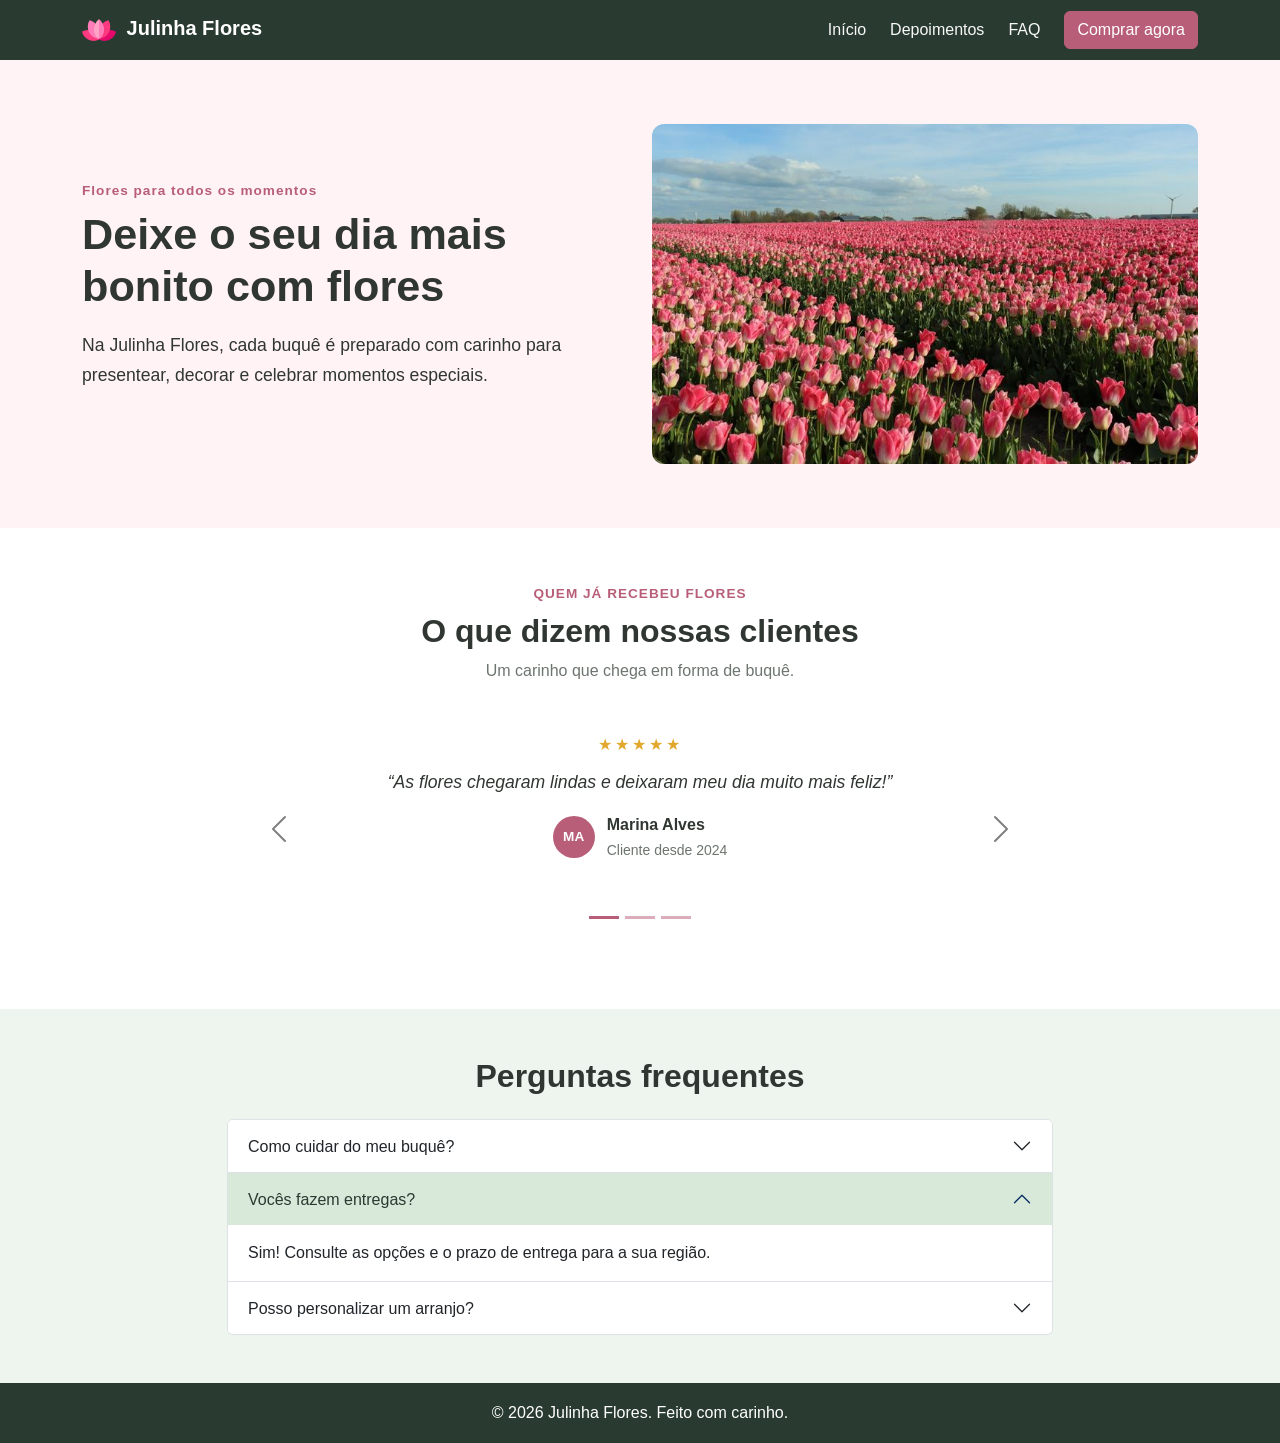
<file: Julinha Flores/index.html>
<!doctype html>
<html lang="pt-BR">
<head>
  <meta charset="utf-8">
  <meta name="viewport" content="width=device-width, initial-scale=1">
  <title>Julinha Flores</title>

  <link href="https://cdn.jsdelivr.net/npm/bootstrap@5.3.8/dist/css/bootstrap.min.css"
        rel="stylesheet"
        integrity="sha384-sRIl4kxILFvY47J16cr9ZwB07vP4J8+LH7qKQnuqkuIAvNWLzeN8tE5YBujZqJLB"
        crossorigin="anonymous">
  <link rel="stylesheet" href="style.css">
</head>
<body>

  <!-- Menu principal -->
  <nav class="navbar navbar-expand-lg navbar-dark menu-principal">
    <div class="container">
      <a class="navbar-brand fw-bold" href="#inicio"><img src="assets/lotus.png" alt="" class="icone-marca"> Julinha Flores</a>

      <button class="navbar-toggler" type="button" data-bs-toggle="collapse"
              data-bs-target="#menuLinks" aria-controls="menuLinks"
              aria-expanded="false" aria-label="Abrir menu">
        <span class="navbar-toggler-icon"></span>
      </button>

      <div class="collapse navbar-collapse" id="menuLinks">
        <div class="navbar-nav ms-auto align-items-lg-center">
          <a class="nav-link" href="#inicio">Início</a>
          <a class="nav-link" href="#depoimentos">Depoimentos</a>
          <a class="nav-link" href="#faq">FAQ</a>
          <button class="btn botao-rosa ms-lg-3 mt-2 mt-lg-0" type="button"
                  data-bs-toggle="modal" data-bs-target="#modalPedido">
            Comprar agora
          </button>
        </div>
      </div>
    </div>
  </nav>

  <main>
    <!-- Apresentação da floricultura -->
    <section class="hero" id="inicio">
      <div class="container">
        <div class="row align-items-center g-4">
          <div class="col-md-6">
            <p class="texto-destaque">Flores para todos os momentos</p>
            <h1>Deixe o seu dia mais bonito com flores</h1>
            <p class="texto-hero">
              Na Julinha Flores, cada buquê é preparado com carinho para
              presentear, decorar e celebrar momentos especiais.
            </p>
          </div>
          <div class="col-md-6">
            <img class="imagem-hero"
                 src="assets/download.jpg"
                 alt="Buquê colorido de flores frescas">
          </div>
        </div>
      </div>
    </section>

    <!-- Depoimentos em carrossel -->
    <section class="secao-depoimentos" id="depoimentos">
      <div class="container text-center">
        <p class="texto-destaque">QUEM JÁ RECEBEU FLORES</p>
        <h2>O que dizem nossas clientes</h2>
        <p class="subtitulo">Um carinho que chega em forma de buquê.</p>

        <div id="carrosselDepoimentos" class="carousel slide">
          <div class="carousel-inner">
            <div class="carousel-item active">
              <div class="depoimento">
                <div class="estrelas">★★★★★</div>
                <p class="relato">“As flores chegaram lindas e deixaram meu dia muito mais feliz!”</p>
                <div class="cliente">
                  <div class="avatar">MA</div>
                  <div>
                    <strong>Marina Alves</strong>
                    <small>Cliente desde 2024</small>
                  </div>
                </div>
              </div>
            </div>

            <div class="carousel-item">
              <div class="depoimento">
                <div class="estrelas">★★★★★</div>
                <p class="relato">“O buquê ficou delicado e do jeitinho que eu pedi. Adorei!”</p>
                <div class="cliente">
                  <div class="avatar avatar-verde">JC</div>
                  <div>
                    <strong>Julia Costa</strong>
                    <small>Cliente desde 2025</small>
                  </div>
                </div>
              </div>
            </div>

            <div class="carousel-item">
              <div class="depoimento">
                <div class="estrelas">★★★★★</div>
                <p class="relato">“Comprei para presentear minha mãe e ela amou as flores.”</p>
                <div class="cliente">
                  <div class="avatar avatar-rosa">BL</div>
                  <div>
                    <strong>Beatriz Lima</strong>
                    <small>Cliente desde 2025</small>
                  </div>
                </div>
              </div>
            </div>
          </div>

          <button class="carousel-control-prev" type="button"
                  data-bs-target="#carrosselDepoimentos" data-bs-slide="prev"
                  aria-label="Depoimento anterior">
            <span class="carousel-control-prev-icon" aria-hidden="true"></span>
          </button>
          <button class="carousel-control-next" type="button"
                  data-bs-target="#carrosselDepoimentos" data-bs-slide="next"
                  aria-label="Próximo depoimento">
            <span class="carousel-control-next-icon" aria-hidden="true"></span>
          </button>

          <div class="carousel-indicators">
            <button type="button" data-bs-target="#carrosselDepoimentos"
                    data-bs-slide-to="0" class="active" aria-current="true"
                    aria-label="Depoimento 1"></button>
            <button type="button" data-bs-target="#carrosselDepoimentos"
                    data-bs-slide-to="1" aria-label="Depoimento 2"></button>
            <button type="button" data-bs-target="#carrosselDepoimentos"
                    data-bs-slide-to="2" aria-label="Depoimento 3"></button>
          </div>
        </div>
      </div>
    </section>

    <!-- Perguntas frequentes -->
    <section class="secao-faq" id="faq">
      <div class="container">
        <h2 class="text-center mb-4">Perguntas frequentes</h2>

        <div class="accordion" id="perguntasFrequentes">
          <div class="accordion-item">
            <h3 class="accordion-header">
              <button class="accordion-button collapsed" type="button"
                      data-bs-toggle="collapse" data-bs-target="#respostaUm"
                      aria-expanded="false" aria-controls="respostaUm">
                Como cuidar do meu buquê?
              </button>
            </h3>
            <div id="respostaUm" class="accordion-collapse collapse"
                 data-bs-parent="#perguntasFrequentes">
              <div class="accordion-body">
                Coloque as flores em um vaso limpo com água fresca e troque a água todos os dias.
              </div>
            </div>
          </div>

          <div class="accordion-item">
            <h3 class="accordion-header">
              <button class="accordion-button" type="button"
                      data-bs-toggle="collapse" data-bs-target="#respostaDois"
                      aria-expanded="true" aria-controls="respostaDois">
                Vocês fazem entregas?
              </button>
            </h3>
            <div id="respostaDois" class="accordion-collapse collapse show"
                 data-bs-parent="#perguntasFrequentes">
              <div class="accordion-body">
                Sim! Consulte as opções e o prazo de entrega para a sua região.
              </div>
            </div>
          </div>

          <div class="accordion-item">
            <h3 class="accordion-header">
              <button class="accordion-button collapsed" type="button"
                      data-bs-toggle="collapse" data-bs-target="#respostaTres"
                      aria-expanded="false" aria-controls="respostaTres">
                Posso personalizar um arranjo?
              </button>
            </h3>
            <div id="respostaTres" class="accordion-collapse collapse"
                 data-bs-parent="#perguntasFrequentes">
              <div class="accordion-body">
                Pode sim! Escolha as flores e nos conte como gostaria de montar o seu arranjo.
              </div>
            </div>
          </div>
        </div>
      </div>
    </section>
  </main>

  <!-- Rodapé -->
  <footer class="rodape text-center">
    <div class="container">
      <p class="mb-0">© 2026 Julinha Flores. Feito com carinho.</p>
    </div>
  </footer>

  <!-- Janela de compra -->
  <div class="modal fade" id="modalPedido" tabindex="-1"
       aria-labelledby="tituloModal" aria-hidden="true">
    <div class="modal-dialog modal-dialog-centered">
      <div class="modal-content">
        <div class="modal-header">
          <h2 class="modal-title fs-5" id="tituloModal">Faça seu pedido:</h2>
          <button type="button" class="btn-close" data-bs-dismiss="modal"
                  aria-label="Fechar"></button>
        </div>

        <div class="modal-body">
          <p>Escolha o tipo de presente:</p>

          <div class="form-check mb-3">
            <input class="form-check-input opcao-pedido" type="checkbox"
                   value="Buquê de flores do campo" id="opcaoCampo">
            <label class="form-check-label" for="opcaoCampo">
              Buquê de flores do campo
            </label>
          </div>

          <div class="form-check mb-3">
            <input class="form-check-input opcao-pedido" type="checkbox"
                   value="Arranjo de rosas" id="opcaoRosas">
            <label class="form-check-label" for="opcaoRosas">
              Arranjo de rosas
            </label>
          </div>

          <div class="form-check">
            <input class="form-check-input opcao-pedido" type="checkbox"
                   value="Kit presente com flores e cartão" id="opcaoPresente">
            <label class="form-check-label" for="opcaoPresente">
              Kit presente com flores e cartão
            </label>
          </div>

        </div>

        <div class="modal-footer">
          <button type="button" class="btn botao-rosa" data-bs-dismiss="modal">
            Ir para o carrinho
          </button>
        </div>
      </div>
    </div>
  </div>

  <script src="https://cdn.jsdelivr.net/npm/bootstrap@5.3.8/dist/js/bootstrap.bundle.min.js"
          integrity="sha384-FKyoEForCGlyvwx9Hj09JcYn3nv7wiPVlz7YYwJrWVcXK/BmnVDxM+D2scQbITxI"
          crossorigin="anonymous"></script>
  <script src="script.js"></script>
</body>
</html>
</file>
<file: Julinha Flores/style.css>
:root {
  --rosa-claro: #fff3f5;
  --rosa: #e7a7b8;
  --rosa-escuro: #b85e78;
  --verde-claro: #edf5ee;
  --verde: #d8e9da;
  --verde-escuro: #293b30;
  --texto: #303631;
}

body {
  color: var(--texto);
  font-family: Arial, Helvetica, sans-serif;
}

.menu-principal,
.rodape {
  background-color: var(--verde-escuro);
}

.icone-marca {
  width: 34px;
  height: 34px;
  object-fit: contain;
  vertical-align: middle;
  margin-right: 5px;
}

.menu-principal .nav-link {
  color: #f8f8f8;
  margin-left: 8px;
}

.menu-principal .nav-link:hover {
  color: var(--rosa);
}

.botao-rosa {
  color: #fff;
  background-color: var(--rosa-escuro);
  border-color: var(--rosa-escuro);
}

.botao-rosa:hover {
  color: #fff;
  background-color: #98445e;
  border-color: #98445e;
}

.hero {
  background-color: var(--rosa-claro);
  padding: 64px 0;
}

.hero h1 {
  font-size: 2.7rem;
  font-weight: 700;
  margin-bottom: 18px;
}

.texto-destaque {
  color: var(--rosa-escuro);
  font-size: 0.85rem;
  font-weight: bold;
  letter-spacing: 1px;
  margin-bottom: 8px;
}

.texto-hero {
  font-size: 1.1rem;
  line-height: 1.7;
}

.imagem-hero {
  width: 100%;
  height: 340px;
  object-fit: cover;
  border-radius: 12px;
}

.secao-depoimentos {
  padding: 56px 0 64px;
  background-color: #fff;
}

.secao-depoimentos h2,
.secao-faq h2 {
  font-weight: 700;
}

.subtitulo {
  color: #6d756f;
}

#carrosselDepoimentos {
  max-width: 850px;
  margin: 30px auto 0;
  padding-bottom: 42px;
}

.depoimento {
  min-height: 190px;
  padding: 20px 70px 30px;
}

.estrelas {
  color: #e1a82d;
  letter-spacing: 3px;
  margin-bottom: 12px;
}

.relato {
  font-style: italic;
  font-size: 1.1rem;
}

.cliente {
  display: flex;
  justify-content: center;
  align-items: center;
  gap: 12px;
  margin-top: 18px;
  text-align: left;
}

.cliente small {
  display: block;
  color: #6d756f;
  margin-top: 3px;
}

.avatar {
  width: 42px;
  height: 42px;
  display: flex;
  justify-content: center;
  align-items: center;
  border-radius: 50%;
  color: #fff;
  background-color: var(--rosa-escuro);
  font-size: 0.85rem;
  font-weight: bold;
}

.avatar-verde {
  background-color: #6b9473;
}

.avatar-rosa {
  background-color: #d58b9e;
}

.carousel-control-prev-icon,
.carousel-control-next-icon {
  filter: invert(1);
}

.carousel-indicators [data-bs-target] {
  background-color: var(--rosa-escuro);
}

.secao-faq {
  background-color: var(--verde-claro);
  padding: 48px 0;
}

.secao-faq .container {
  max-width: 850px;
}

.accordion-button:not(.collapsed) {
  color: var(--verde-escuro);
  background-color: var(--verde);
  box-shadow: none;
}

.accordion-button:focus {
  border-color: var(--rosa);
  box-shadow: 0 0 0 0.2rem rgba(184, 94, 120, 0.2);
}

.rodape {
  color: #fff;
  padding: 18px 0;
}

.alerta-rosa {
  color: var(--verde-escuro);
  background-color: var(--rosa-claro);
  border-color: var(--rosa);
}

@media (max-width: 767px) {
  .hero {
    padding: 40px 0;
  }

  .hero h1 {
    font-size: 2rem;
  }

  .imagem-hero {
    height: 250px;
  }

  .depoimento {
    padding-left: 45px;
    padding-right: 45px;
  }
}
</file>
